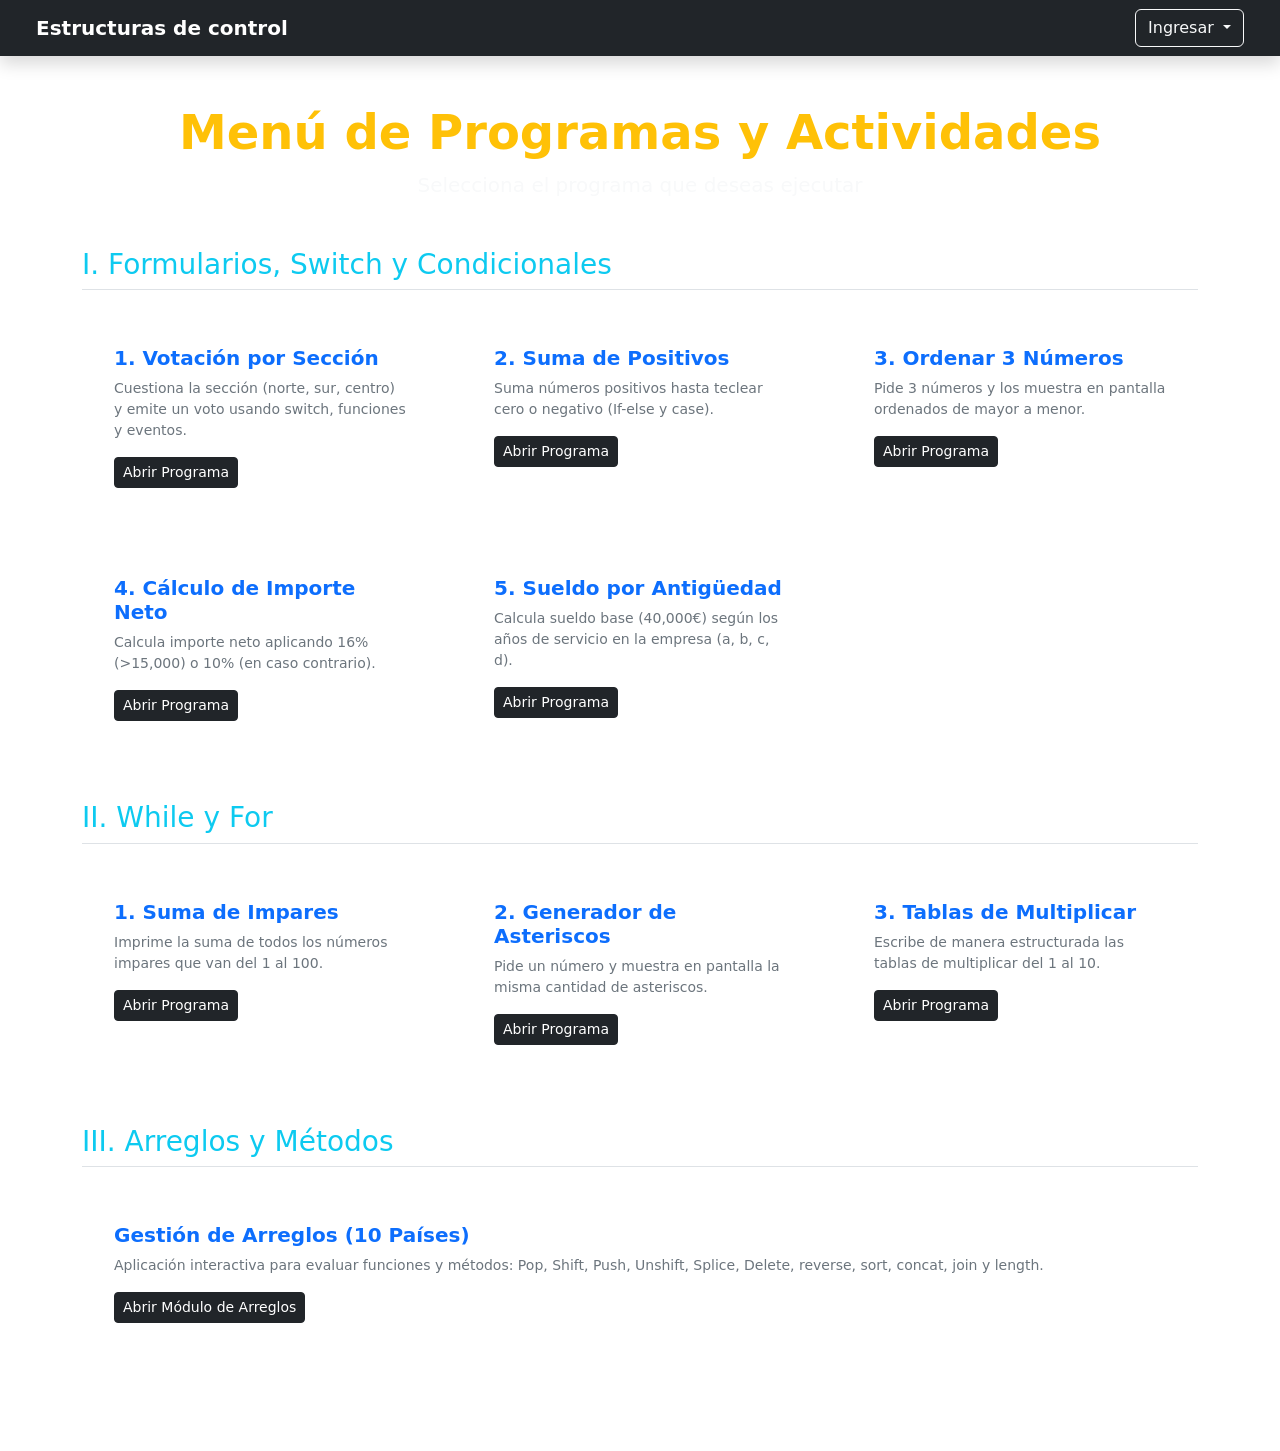
<file: index.html>
<!DOCTYPE html>
<html lang="es">
<head>
    <meta charset="UTF-8">
    <meta name="viewport" content="width=device-width, initial-scale=1.0">
    <title>Menú Principal - Programas Académicos</title>
    <link href="https://cdn.jsdelivr.net/npm/bootstrap@5.3.2/dist/css/bootstrap.min.css" rel="stylesheet">
    <link rel="stylesheet" href="css/style_index.css">
</head>
<body>

    <nav class="navbar navbar-expand-lg navbar-dark bg-dark px-4 shadow">
        <div class="container-fluid">
            <a class="navbar-brand fw-bold" href="#">Estructuras de control</a>
            <button class="navbar-toggler" type="button" data-bs-toggle="collapse" data-bs-target="#navbarNav">
                <span class="navbar-toggler-icon"></span>
            </button>
            <div class="collapse navbar-collapse justify-content-end" id="navbarNav">
                
                <div class="dropdown">
                    <button class="btn btn-outline-light dropdown-toggle" type="button" id="dropdownMenuButton" data-bs-toggle="dropdown" aria-expanded="false">
                        Ingresar
                    </button>
                    <ul class="dropdown-menu dropdown-menu-end p-3 shadow" style="width: 280px;" aria-labelledby="dropdownMenuButton">
                        <form id="formIngreso">
                            <h6 class="dropdown-header text-center fw-bold text-dark">Iniciar Sesión</h6>
                            <div class="mb-2">
                                <label for="user" class="form-label small text-muted">Usuario</label>
                                <input type="text" class="form-control form-control-sm" id="user" required>
                            </div>
                            <div class="mb-3">
                                <label for="pass" class="form-label small text-muted">Contraseña</label>
                                <input type="password" class="form-control form-control-sm" id="pass" required>
                            </div>
                            <div class="d-grid">
                                <button type="submit" class="btn btn-primary btn-sm">Entrar</button>
                            </div>
                        </form>
                    </ul>
                </div>
            </div>
        </div>
    </nav>

    <div class="container py-5">
        <header class="text-center mb-5">
            <h1 class="display-5 fw-bold text-warning">Menú de Programas y Actividades</h1>
            <p class="lead text-light">Selecciona el programa que deseas ejecutar</p>
        </header>

        <!-- BLOQUE I -->
        <h3 class="text-info border-bottom pb-2 mb-4">I. Formularios, Switch y Condicionales</h3>
        <div class="row row-cols-1 row-cols-md-3 g-4 mb-5">
            <div class="col">
                <div class="card card-menu h-100 p-3 rounded-4 border-0">
                    <div class="card-body">
                        <h5 class="card-title fw-bold text-primary">1. Votación por Sección</h5>
                        <p class="card-text small text-secondary">Cuestiona la sección (norte, sur, centro) y emite un voto usando switch, funciones y eventos.</p>
                        <a href="html/vot_seccion.html" class="btn btn-sm btn-dark">Abrir Programa</a>
                    </div>
                </div>
            </div>
            <div class="col">
                <div class="card card-menu h-100 p-3 rounded-4 border-0">
                    <div class="card-body">
                        <h5 class="card-title fw-bold text-primary">2. Suma de Positivos</h5>
                        <p class="card-text small text-secondary">Suma números positivos hasta teclear cero o negativo (If-else y case).</p>
                        <a href="html/suma_pos.html" class="btn btn-sm btn-dark">Abrir Programa</a>
                    </div>
                </div>
            </div>
            <div class="col">
                <div class="card card-menu h-100 p-3 rounded-4 border-0">
                    <div class="card-body">
                        <h5 class="card-title fw-bold text-primary">3. Ordenar 3 Números</h5>
                        <p class="card-text small text-secondary">Pide 3 números y los muestra en pantalla ordenados de mayor a menor.</p>
                        <a href="html/ordenar_numeros.html" class="btn btn-sm btn-dark">Abrir Programa</a>
                    </div>
                </div>
            </div>
            <div class="col">
                <div class="card card-menu h-100 p-3 rounded-4 border-0">
                    <div class="card-body">
                        <h5 class="card-title fw-bold text-primary">4. Cálculo de Importe Neto</h5>
                        <p class="card-text small text-secondary">Calcula importe neto aplicando 16% (>15,000) o 10% (en caso contrario).</p>
                        <a href="./html/importe.html" class="btn btn-sm btn-dark">Abrir Programa</a>
                    </div>
                </div>
            </div>
            <div class="col">
                <div class="card card-menu h-100 p-3 rounded-4 border-0">
                    <div class="card-body">
                        <h5 class="card-title fw-bold text-primary">5. Sueldo por Antigüedad</h5>
                        <p class="card-text small text-secondary">Calcula sueldo base (40,000€) según los años de servicio en la empresa (a, b, c, d).</p>
                        <a href="./html/ambiguedad_sueldo.html" class="btn btn-sm btn-dark">Abrir Programa</a>
                    </div>
                </div>
            </div>
        </div>

        <h3 class="text-info border-bottom pb-2 mb-4">II. While y For</h3>
        <div class="row row-cols-1 row-cols-md-3 g-4 mb-5">
            <div class="col">
                <div class="card card-menu h-100 p-3 rounded-4 border-0">
                    <div class="card-body">
                        <h5 class="card-title fw-bold text-primary">1. Suma de Impares</h5>
                        <p class="card-text small text-secondary">Imprime la suma de todos los números impares que van del 1 al 100.</p>
                        <a href="./html/suma_impares.html" class="btn btn-sm btn-dark">Abrir Programa</a>
                    </div>
                </div>
            </div>
            <div class="col">
                <div class="card card-menu h-100 p-3 rounded-4 border-0">
                    <div class="card-body">
                        <h5 class="card-title fw-bold text-primary">2. Generador de Asteriscos</h5>
                        <p class="card-text small text-secondary">Pide un número y muestra en pantalla la misma cantidad de asteriscos.</p>
                        <a href="./html/asteriscos.html" class="btn btn-sm btn-dark">Abrir Programa</a>
                    </div>
                </div>
            </div>
            <div class="col">
                <div class="card card-menu h-100 p-3 rounded-4 border-0">
                    <div class="card-body">
                        <h5 class="card-title fw-bold text-primary">3. Tablas de Multiplicar</h5>
                        <p class="card-text small text-secondary">Escribe de manera estructurada las tablas de multiplicar del 1 al 10.</p>
                        <a href="./html/tabla_multiplicar.html" class="btn btn-sm btn-dark">Abrir Programa</a>
                    </div>
                </div>
            </div>
        </div>

        <h3 class="text-info border-bottom pb-2 mb-4">III. Arreglos y Métodos</h3>
        <div class="row row-cols-1 row-cols-md-1 g-4 mb-5">
            <div class="col">
                <div class="card card-menu h-100 p-3 rounded-4 border-0">
                    <div class="card-body">
                        <h5 class="card-title fw-bold text-primary">Gestión de Arreglos (10 Países)</h5>
                        <p class="card-text small text-secondary">Aplicación interactiva para evaluar funciones y métodos: Pop, Shift, Push, Unshift, Splice, Delete, reverse, sort, concat, join y length.</p>
                        <a href="./html/arreglos_paises.html" class="btn btn-sm btn-dark">Abrir Módulo de Arreglos</a>
                    </div>
                </div>
            </div>
        </div>
    </div>

    <script src="https://cdn.jsdelivr.net/npm/bootstrap@5.3.2/dist/js/bootstrap.bundle.min.js"></script>
    <script>
        document.getElementById("formIngreso").addEventListener("submit", function(e) {
            e.preventDefault();
            alert("¡Formulario de ingreso validado correctamente!");
        });
    </script>
</body>
</html>
</file>
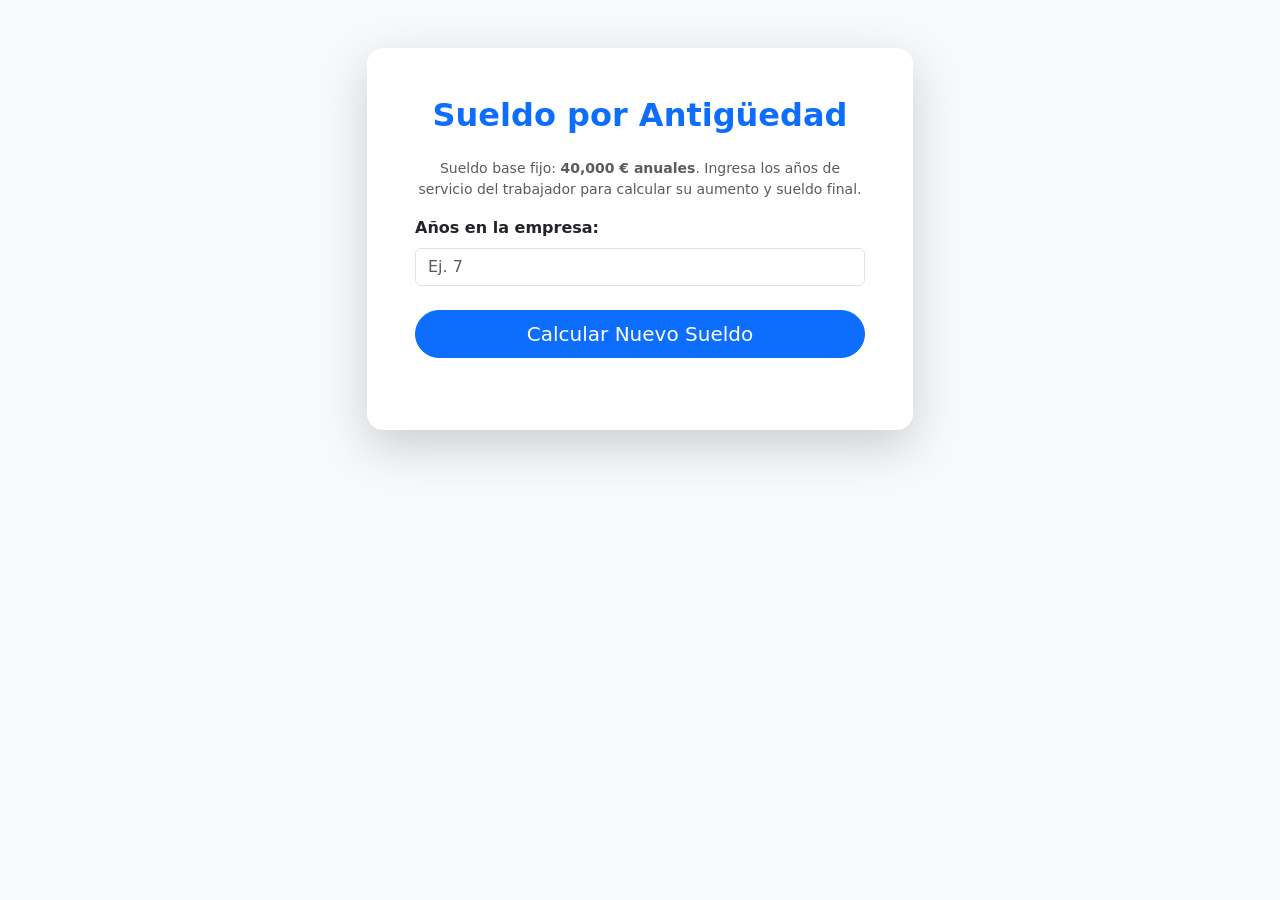
<file: html/ambiguedad_sueldo.html>
<!DOCTYPE html>
<html lang="es">
<head>
    <meta charset="UTF-8">
    <meta name="viewport" content="width=device-width, initial-scale=1.0">
    <title>Cálculo de Sueldo por Antigüedad</title>
    <!-- Bootstrap 5 CSS -->
    <link href="https://cdn.jsdelivr.net/npm/bootstrap@5.3.2/dist/css/bootstrap.min.css" rel="stylesheet">
</head>
<body class="bg-light">

    <div class="container mt-5">
        <div class="row justify-content-center">
            <div class="col-md-6">
                <div class="card shadow-lg border-0 rounded-4">
                    <div class="card-body p-5">
                        <h2 class="text-center mb-4 text-primary fw-bold">Sueldo por Antigüedad</h2>
                        <p class="text-muted small text-center">Sueldo base fijo: <strong>40,000 € anuales</strong>. Ingresa los años de servicio del trabajador para calcular su aumento y sueldo final.</p>
                        
                        <!-- Formulario de captura -->
                        <form id="formSueldo">
                            <div class="mb-4">
                                <label for="aniosServicio" class="form-label fw-semibold">Años en la empresa:</label>
                                <input type="number" step="any" min="0" class="form-control" id="aniosServicio" placeholder="Ej. 7" required>
                            </div>

                            <div class="d-grid">
                                <button type="submit" class="btn btn-primary btn-lg rounded-pill">Calcular Nuevo Sueldo</button>
                            </div>
                        </form>

                        <!-- Área de Resultados -->
                        <div id="resultadoSueldo" class="mt-4"></div>
                    </div>
                </div>
            </div>
        </div>
    </div>

    <!-- Bootstrap 5 JS Bundle -->
    <script src="https://cdn.jsdelivr.net/npm/bootstrap@5.3.2/dist/js/bootstrap.bundle.min.js"></script>
    
    <!-- Conexión al archivo JavaScript externo -->
    <script src="../js/ambiguedad_sueldo.js"></script>
</body>
</html>
</file>
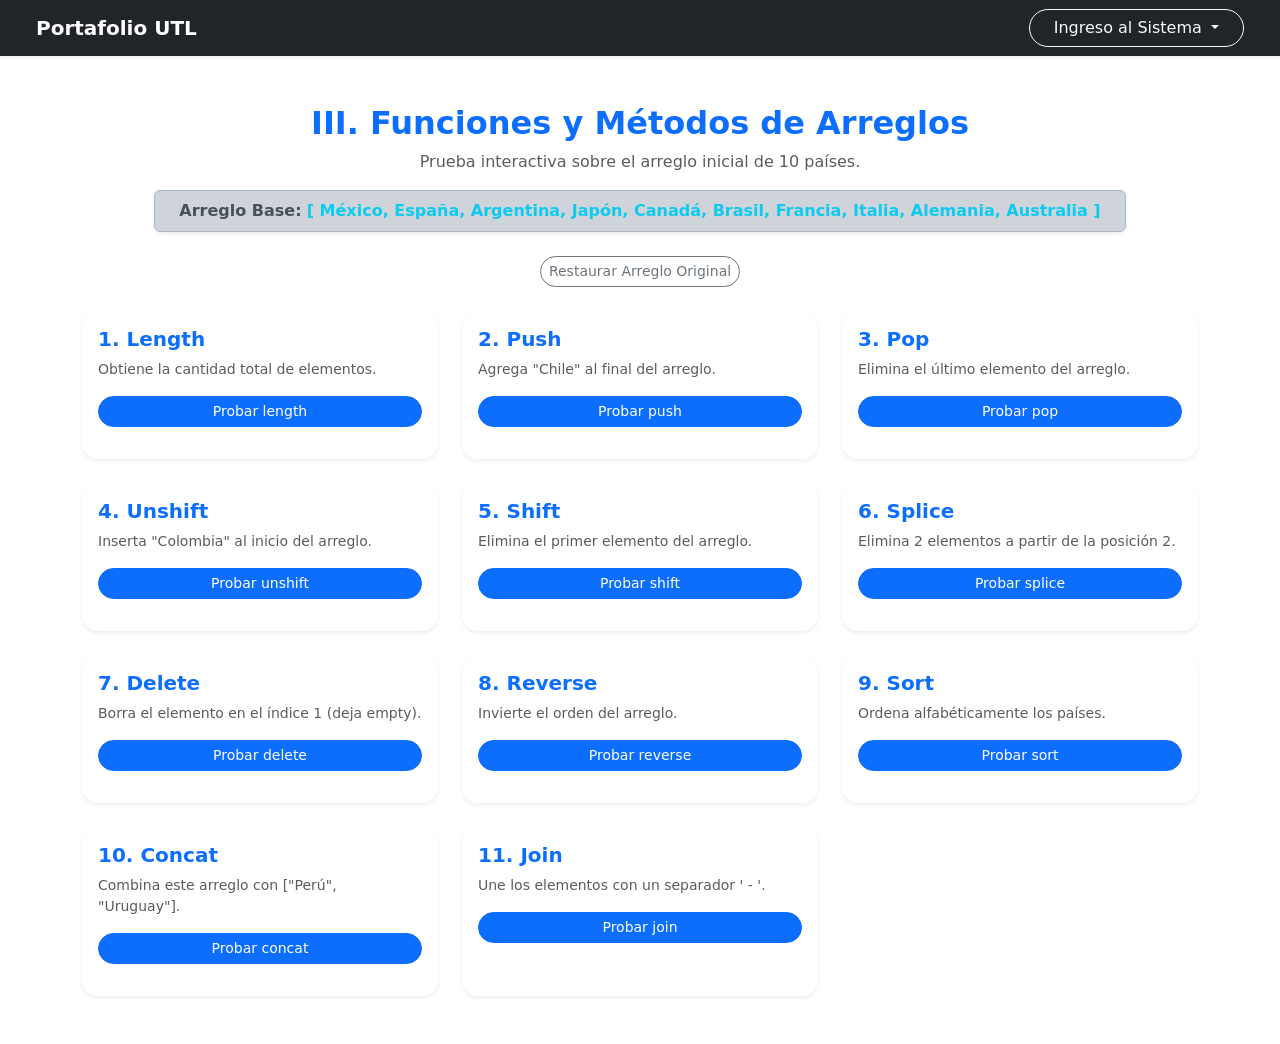
<file: html/arreglos_paises.html>
<!DOCTYPE html>
<html lang="es">
<head>
    <meta charset="UTF-8">
    <meta name="viewport" content="width=device-width, initial-scale=1.0">
    <title>Módulo de Arreglos y Login Desplegable</title>
    <!-- Bootstrap 5 CSS -->
    <link href="https://cdn.jsdelivr.net/npm/bootstrap@5.3.2/dist/css/bootstrap.min.css" rel="stylesheet">
    <link rel="stylesheet" href="../css/style_index.css">
</head>
<body>

    <nav class="navbar navbar-expand-lg navbar-dark bg-dark px-4 shadow-sm">
        <div class="container-fluid">
            <a class="navbar-brand fw-bold" href="#">Portafolio UTL</a>
            
            <div class="ms-auto">
                <div class="dropdown">
                    <button class="btn btn-outline-light dropdown-toggle rounded-pill px-4" type="button" id="btnDropdownLogin" data-bs-toggle="dropdown" aria-expanded="false">
                        Ingreso al Sistema
                    </button>
                    
                    <ul class="dropdown-menu dropdown-menu-end p-4 shadow-lg rounded-4 mt-2" style="width: 290px;" aria-labelledby="btnDropdownLogin">
                        <form id="formIngreso">
                            <h5 class="text-center fw-bold text-primary mb-3">Iniciar Sesión</h5>
                            
                            <div class="mb-3">
                                <label for="usuario" class="form-label small fw-semibold">Usuario:</label>
                                <input type="text" class="form-control form-control-sm" id="usuario" placeholder="Usuario UTL" required>
                            </div>

                            <div class="mb-3">
                                <label for="password" class="form-label small fw-semibold">Contraseña:</label>
                                <input type="password" class="form-control form-control-sm" id="password" placeholder="••••••••" required>
                            </div>

                            <div class="d-grid">
                                <button type="submit" class="btn btn-primary btn-sm rounded-pill">Entrar</button>
                            </div>
                        </form>
                        
                        <div id="resultadoLogin" class="mt-3"></div>
                    </ul>
                </div>
            </div>
        </div>
    </nav>
    <div class="container py-5">
        <div class="text-center mb-4">
            <h2 class="text-primary fw-bold">III. Funciones y Métodos de Arreglos</h2>
            <p class="text-muted">Prueba interactiva sobre el arreglo inicial de 10 países.</p>
            
            <div class="alert alert-dark d-inline-block px-4 py-2 shadow-sm">
                <strong>Arreglo Base:</strong> <span id="arrayBaseDisplay" class="text-info fw-bold"></span>
            </div>
            
            <div class="mt-2">
                <button id="btnRestaurar" class="btn btn-outline-secondary btn-sm rounded-pill">Restaurar Arreglo Original</button>
            </div>
        </div>

        <div class="row g-4">

            <!-- 1. Length -->
            <div class="col-md-4">
                <div class="card card-metodo shadow-sm border-0 h-100 rounded-4">
                    <div class="card-body">
                        <h5 class="card-title text-primary fw-bold">1. Length</h5>
                        <p class="card-text small text-muted">Obtiene la cantidad total de elementos.</p>
                        <button onclick="ejecutarLength()" class="btn btn-sm btn-primary w-100 rounded-pill">Probar length</button>
                        <div id="resLength" class="mt-3 small fw-bold text-dark"></div>
                    </div>
                </div>
            </div>

            <!-- 2. Push -->
            <div class="col-md-4">
                <div class="card card-metodo shadow-sm border-0 h-100 rounded-4">
                    <div class="card-body">
                        <h5 class="card-title text-primary fw-bold">2. Push</h5>
                        <p class="card-text small text-muted">Agrega "Chile" al final del arreglo.</p>
                        <button onclick="ejecutarPush()" class="btn btn-sm btn-primary w-100 rounded-pill">Probar push</button>
                        <div id="resPush" class="mt-3 small fw-bold text-dark"></div>
                    </div>
                </div>
            </div>

            <!-- 3. Pop -->
            <div class="col-md-4">
                <div class="card card-metodo shadow-sm border-0 h-100 rounded-4">
                    <div class="card-body">
                        <h5 class="card-title text-primary fw-bold">3. Pop</h5>
                        <p class="card-text small text-muted">Elimina el último elemento del arreglo.</p>
                        <button onclick="ejecutarPop()" class="btn btn-sm btn-primary w-100 rounded-pill">Probar pop</button>
                        <div id="resPop" class="mt-3 small fw-bold text-dark"></div>
                    </div>
                </div>
            </div>

            <!-- 4. Unshift -->
            <div class="col-md-4">
                <div class="card card-metodo shadow-sm border-0 h-100 rounded-4">
                    <div class="card-body">
                        <h5 class="card-title text-primary fw-bold">4. Unshift</h5>
                        <p class="card-text small text-muted">Inserta "Colombia" al inicio del arreglo.</p>
                        <button onclick="ejecutarUnshift()" class="btn btn-sm btn-primary w-100 rounded-pill">Probar unshift</button>
                        <div id="resUnshift" class="mt-3 small fw-bold text-dark"></div>
                    </div>
                </div>
            </div>

            <!-- 5. Shift -->
            <div class="col-md-4">
                <div class="card card-metodo shadow-sm border-0 h-100 rounded-4">
                    <div class="card-body">
                        <h5 class="card-title text-primary fw-bold">5. Shift</h5>
                        <p class="card-text small text-muted">Elimina el primer elemento del arreglo.</p>
                        <button onclick="ejecutarShift()" class="btn btn-sm btn-primary w-100 rounded-pill">Probar shift</button>
                        <div id="resShift" class="mt-3 small fw-bold text-dark"></div>
                    </div>
                </div>
            </div>

            <!-- 6. Splice -->
            <div class="col-md-4">
                <div class="card card-metodo shadow-sm border-0 h-100 rounded-4">
                    <div class="card-body">
                        <h5 class="card-title text-primary fw-bold">6. Splice</h5>
                        <p class="card-text small text-muted">Elimina 2 elementos a partir de la posición 2.</p>
                        <button onclick="ejecutarSplice()" class="btn btn-sm btn-primary w-100 rounded-pill">Probar splice</button>
                        <div id="resSplice" class="mt-3 small fw-bold text-dark"></div>
                    </div>
                </div>
            </div>

            <!-- 7. Delete -->
            <div class="col-md-4">
                <div class="card card-metodo shadow-sm border-0 h-100 rounded-4">
                    <div class="card-body">
                        <h5 class="card-title text-primary fw-bold">7. Delete</h5>
                        <p class="card-text small text-muted">Borra el elemento en el índice 1 (deja empty).</p>
                        <button onclick="ejecutarDelete()" class="btn btn-sm btn-primary w-100 rounded-pill">Probar delete</button>
                        <div id="resDelete" class="mt-3 small fw-bold text-dark"></div>
                    </div>
                </div>
            </div>

            <!-- 8. Reverse -->
            <div class="col-md-4">
                <div class="card card-metodo shadow-sm border-0 h-100 rounded-4">
                    <div class="card-body">
                        <h5 class="card-title text-primary fw-bold">8. Reverse</h5>
                        <p class="card-text small text-muted">Invierte el orden del arreglo.</p>
                        <button onclick="ejecutarReverse()" class="btn btn-sm btn-primary w-100 rounded-pill">Probar reverse</button>
                        <div id="resReverse" class="mt-3 small fw-bold text-dark"></div>
                    </div>
                </div>
            </div>

            <!-- 9. Sort -->
            <div class="col-md-4">
                <div class="card card-metodo shadow-sm border-0 h-100 rounded-4">
                    <div class="card-body">
                        <h5 class="card-title text-primary fw-bold">9. Sort</h5>
                        <p class="card-text small text-muted">Ordena alfabéticamente los países.</p>
                        <button onclick="ejecutarSort()" class="btn btn-sm btn-primary w-100 rounded-pill">Probar sort</button>
                        <div id="resSort" class="mt-3 small fw-bold text-dark"></div>
                    </div>
                </div>
            </div>

            <!-- 10. Concat -->
            <div class="col-md-4">
                <div class="card card-metodo shadow-sm border-0 h-100 rounded-4">
                    <div class="card-body">
                        <h5 class="card-title text-primary fw-bold">10. Concat</h5>
                        <p class="card-text small text-muted">Combina este arreglo con ["Perú", "Uruguay"].</p>
                        <button onclick="ejecutarConcat()" class="btn btn-sm btn-primary w-100 rounded-pill">Probar concat</button>
                        <div id="resConcat" class="mt-3 small fw-bold text-dark"></div>
                    </div>
                </div>
            </div>

            <!-- 11. Join -->
            <div class="col-md-4">
                <div class="card card-metodo shadow-sm border-0 h-100 rounded-4">
                    <div class="card-body">
                        <h5 class="card-title text-primary fw-bold">11. Join</h5>
                        <p class="card-text small text-muted">Une los elementos con un separador ' - '.</p>
                        <button onclick="ejecutarJoin()" class="btn btn-sm btn-primary w-100 rounded-pill">Probar join</button>
                        <div id="resJoin" class="mt-3 small fw-bold text-dark"></div>
                    </div>
                </div>
            </div>

        </div>
    </div>

    <script src="https://cdn.jsdelivr.net/npm/bootstrap@5.3.2/dist/js/bootstrap.bundle.min.js"></script>
    
    <script src="../js/arreglo_paises.js"></script>
</body>
</html>
</file>
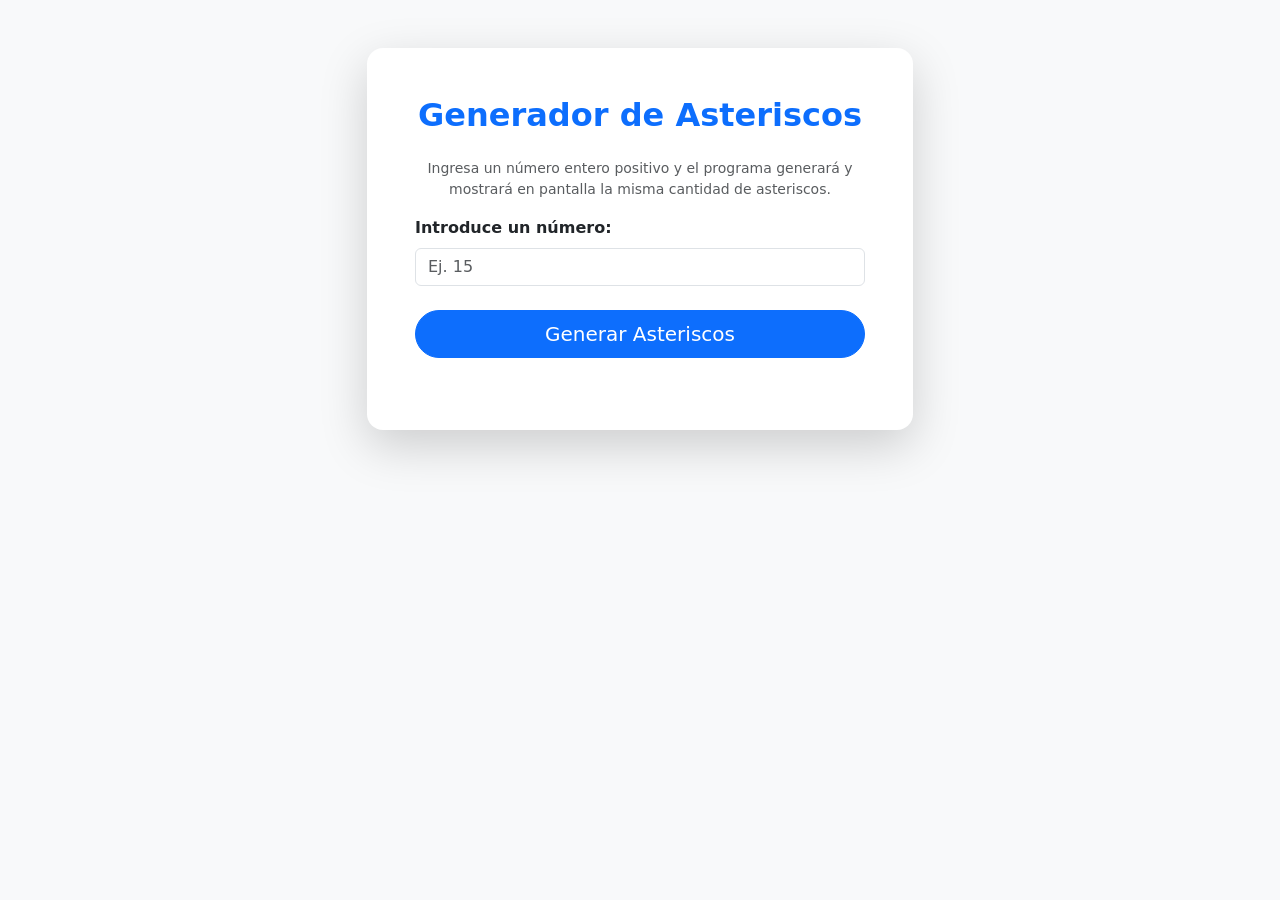
<file: html/asteriscos.html>
<!DOCTYPE html>
<html lang="es">
<head>
    <meta charset="UTF-8">
    <meta name="viewport" content="width=device-width, initial-scale=1.0">
    <title>Generador de Asteriscos</title>
    <!-- Bootstrap 5 CSS -->
    <link href="https://cdn.jsdelivr.net/npm/bootstrap@5.3.2/dist/css/bootstrap.min.css" rel="stylesheet">
</head>
<body class="bg-light">

    <div class="container mt-5">
        <div class="row justify-content-center">
            <div class="col-md-6">
                <div class="card shadow-lg border-0 rounded-4">
                    <div class="card-body p-5">
                        <h2 class="text-center mb-4 text-primary fw-bold">Generador de Asteriscos</h2>
                        <p class="text-muted small text-center">Ingresa un número entero positivo y el programa generará y mostrará en pantalla la misma cantidad de asteriscos.</p>
                        
                        <!-- Formulario de captura -->
                        <form id="formAsteriscos">
                            <div class="mb-4">
                                <label for="cantidadInput" class="form-label fw-semibold">Introduce un número:</label>
                                <input type="number" min="1" class="form-control" id="cantidadInput" placeholder="Ej. 15" required>
                            </div>

                            <div class="d-grid">
                                <button type="submit" class="btn btn-primary btn-lg rounded-pill">Generar Asteriscos</button>
                            </div>
                        </form>

                        <!-- Área de Resultados -->
                        <div id="resultadoAsteriscos" class="mt-4"></div>
                    </div>
                </div>
            </div>
        </div>
    </div>

    <!-- Bootstrap 5 JS Bundle -->
    <script src="https://cdn.jsdelivr.net/npm/bootstrap@5.3.2/dist/js/bootstrap.bundle.min.js"></script>
    
    <!-- Conexión al archivo JavaScript externo -->
    <script src="../js/asteriscos.js"></script>
</body>
</html>
</file>
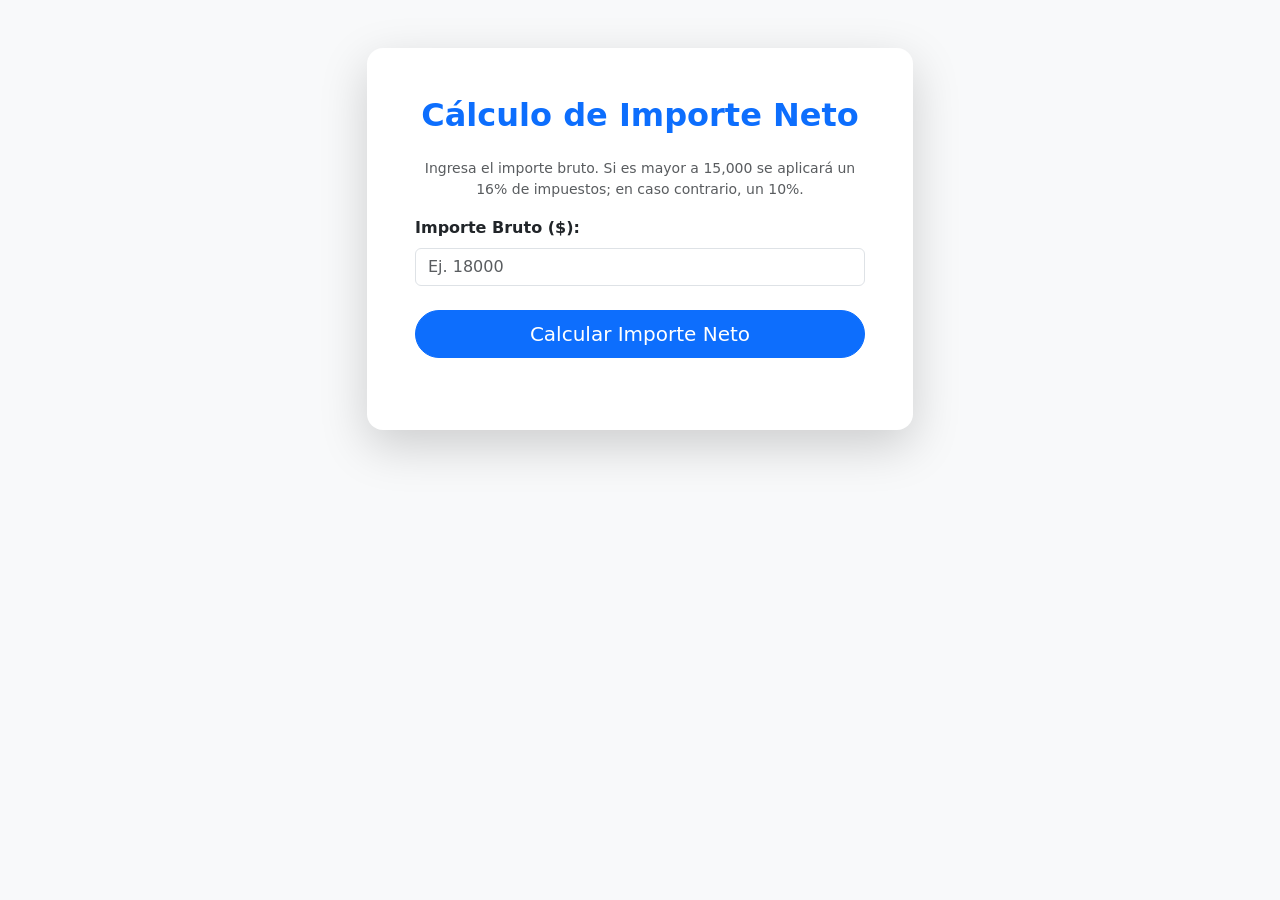
<file: html/importe.html>
<!DOCTYPE html>
<html lang="es">
<head>
    <meta charset="UTF-8">
    <meta name="viewport" content="width=device-width, initial-scale=1.0">
    <title>Cálculo de Importe Neto e Impuestos</title>
    <!-- Bootstrap 5 CSS -->
    <link href="https://cdn.jsdelivr.net/npm/bootstrap@5.3.2/dist/css/bootstrap.min.css" rel="stylesheet">
</head>
<body class="bg-light">

    <div class="container mt-5">
        <div class="row justify-content-center">
            <div class="col-md-6">
                <div class="card shadow-lg border-0 rounded-4">
                    <div class="card-body p-5">
                        <h2 class="text-center mb-4 text-primary fw-bold">Cálculo de Importe Neto</h2>
                        <p class="text-muted small text-center">Ingresa el importe bruto. Si es mayor a 15,000 se aplicará un 16% de impuestos; en caso contrario, un 10%.</p>
                        
                        <!-- Formulario de captura -->
                        <form id="formImporte">
                            <div class="mb-4">
                                <label for="importeBruto" class="form-label fw-semibold">Importe Bruto ($):</label>
                                <input type="number" step="any" class="form-control" id="importeBruto" placeholder="Ej. 18000" required>
                            </div>

                            <div class="d-grid">
                                <button type="submit" class="btn btn-primary btn-lg rounded-pill">Calcular Importe Neto</button>
                            </div>
                        </form>

                        <!-- Área de Resultados -->
                        <div id="resultadoImporte" class="mt-4"></div>
                    </div>
                </div>
            </div>
        </div>
    </div>

    <!-- Bootstrap 5 JS Bundle -->
    <script src="https://cdn.jsdelivr.net/npm/bootstrap@5.3.2/dist/js/bootstrap.bundle.min.js"></script>
    
    <!-- Conexión al archivo JavaScript externo -->
    <script src="../js/importe.js"></script>
</body>
</html>
</file>
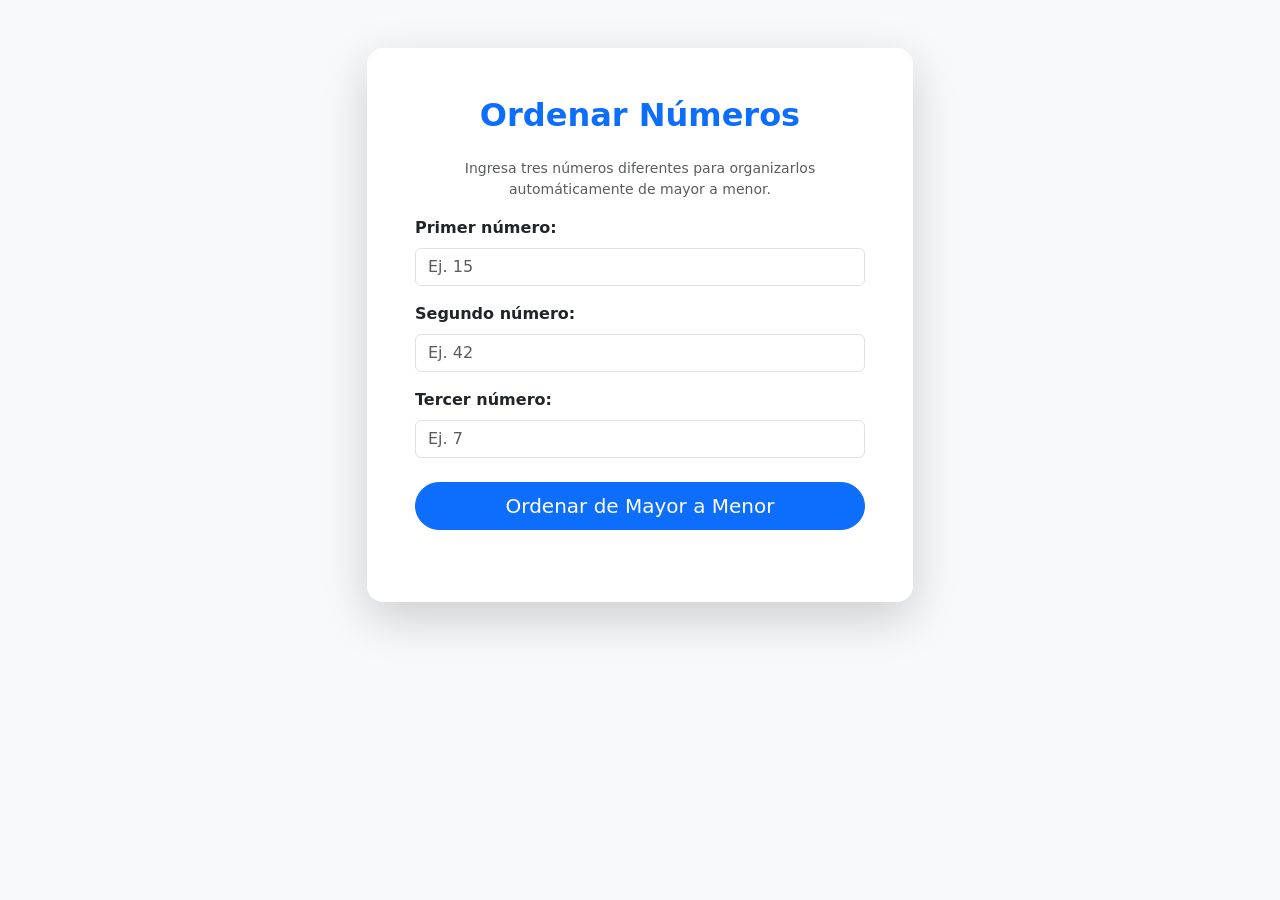
<file: html/ordenar_numeros.html>
<!DOCTYPE html>
<html lang="es">
<head>
    <meta charset="UTF-8">
    <meta name="viewport" content="width=device-width, initial-scale=1.0">
    <title>Ordenar 3 Números de Mayor a Menor</title>
    <!-- Bootstrap 5 CSS -->
    <link href="https://cdn.jsdelivr.net/npm/bootstrap@5.3.2/dist/css/bootstrap.min.css" rel="stylesheet">
</head>
<body class="bg-light">

    <div class="container mt-5">
        <div class="row justify-content-center">
            <div class="col-md-6">
                <div class="card shadow-lg border-0 rounded-4">
                    <div class="card-body p-5">
                        <h2 class="text-center mb-4 text-primary fw-bold">Ordenar Números</h2>
                        <p class="text-muted small text-center">Ingresa tres números diferentes para organizarlos automáticamente de mayor a menor.</p>
                        
                        <!-- Formulario de captura -->
                        <form id="formOrdenar">
                            <div class="mb-3">
                                <label for="num1" class="form-label fw-semibold">Primer número:</label>
                                <input type="number" step="any" class="form-control" id="num1" placeholder="Ej. 15" required>
                            </div>

                            <div class="mb-3">
                                <label for="num2" class="form-label fw-semibold">Segundo número:</label>
                                <input type="number" step="any" class="form-control" id="num2" placeholder="Ej. 42" required>
                            </div>

                            <div class="mb-4">
                                <label for="num3" class="form-label fw-semibold">Tercer número:</label>
                                <input type="number" step="any" class="form-control" id="num3" placeholder="Ej. 7" required>
                            </div>

                            <div class="d-grid">
                                <button type="submit" class="btn btn-primary btn-lg rounded-pill">Ordenar de Mayor a Menor</button>
                            </div>
                        </form>

                        <!-- Área de Resultados -->
                        <div id="resultadoOrden" class="mt-4"></div>
                    </div>
                </div>
            </div>
        </div>
    </div>
    
    <script src="https://cdn.jsdelivr.net/npm/bootstrap@5.3.2/dist/js/bootstrap.bundle.min.js"></script>
    
    <script src="../js/ordenar_numeros.js"></script>
</body>
</html>
</file>
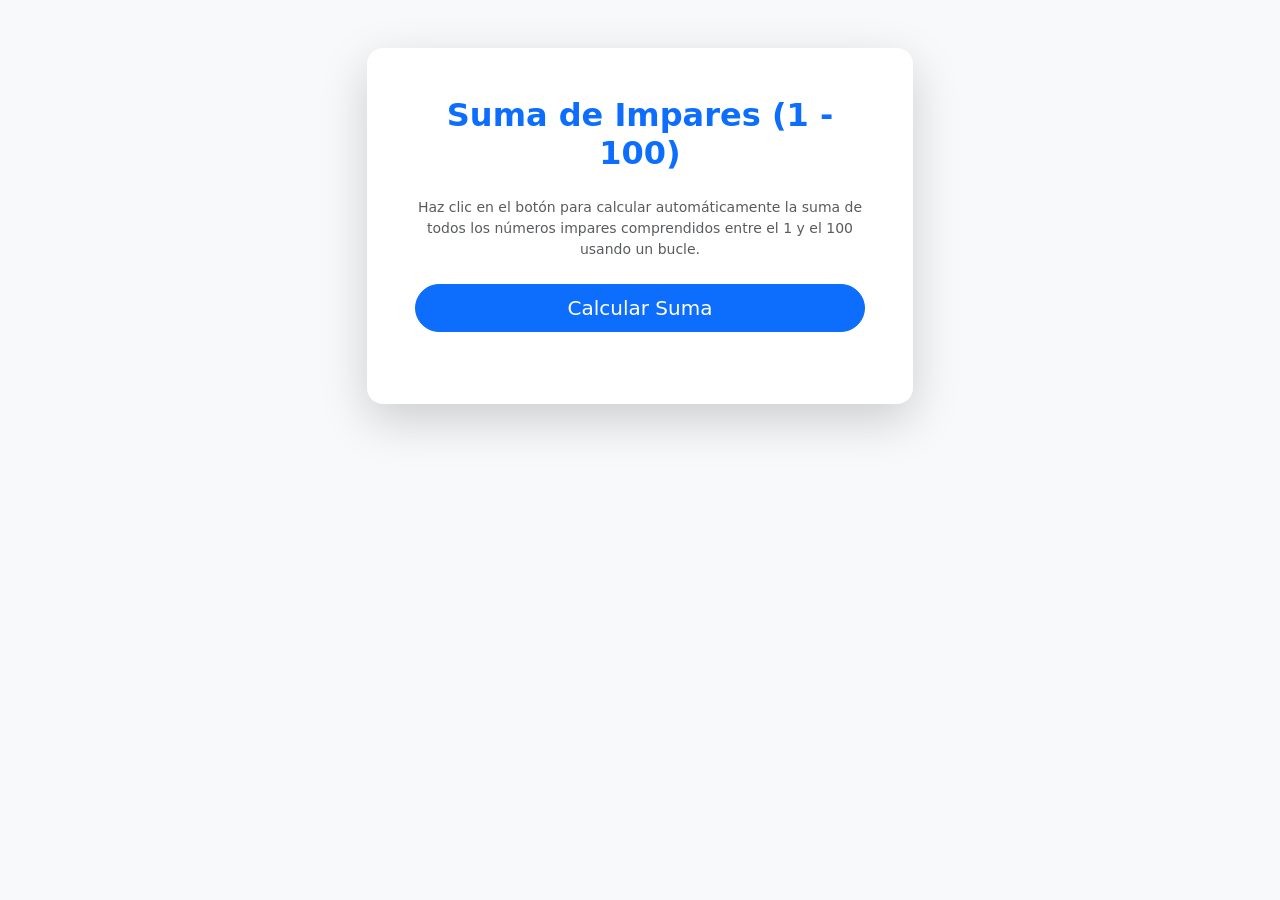
<file: html/suma_impares.html>
<!DOCTYPE html>
<html lang="es">
<head>
    <meta charset="UTF-8">
    <meta name="viewport" content="width=device-width, initial-scale=1.0">
    <title>Suma de Números Impares (1 al 100)</title>
    <!-- Bootstrap 5 CSS -->
    <link href="https://cdn.jsdelivr.net/npm/bootstrap@5.3.2/dist/css/bootstrap.min.css" rel="stylesheet">
</head>
<body class="bg-light">

    <div class="container mt-5">
        <div class="row justify-content-center">
            <div class="col-md-6">
                <div class="card shadow-lg border-0 rounded-4">
                    <div class="card-body p-5 text-center">
                        <h2 class="mb-4 text-primary fw-bold">Suma de Impares (1 - 100)</h2>
                        <p class="text-muted small mb-4">Haz clic en el botón para calcular automáticamente la suma de todos los números impares comprendidos entre el 1 y el 100 usando un bucle.</p>
                        
                        <!-- Botón de ejecución -->
                        <div class="d-grid mb-4">
                            <button id="btnCalcular" class="btn btn-primary btn-lg rounded-pill">Calcular Suma</button>
                        </div>

                        <!-- Área de Resultados -->
                        <div id="resultadoImpares"></div>
                    </div>
                </div>
            </div>
        </div>
    </div>

    <!-- Bootstrap 5 JS Bundle -->
    <script src="https://cdn.jsdelivr.net/npm/bootstrap@5.3.2/dist/js/bootstrap.bundle.min.js"></script>
    
    <!-- Conexión al archivo JavaScript externo -->
    <script src="../js/suma_impares.js"></script>
</body>
</html>
</file>
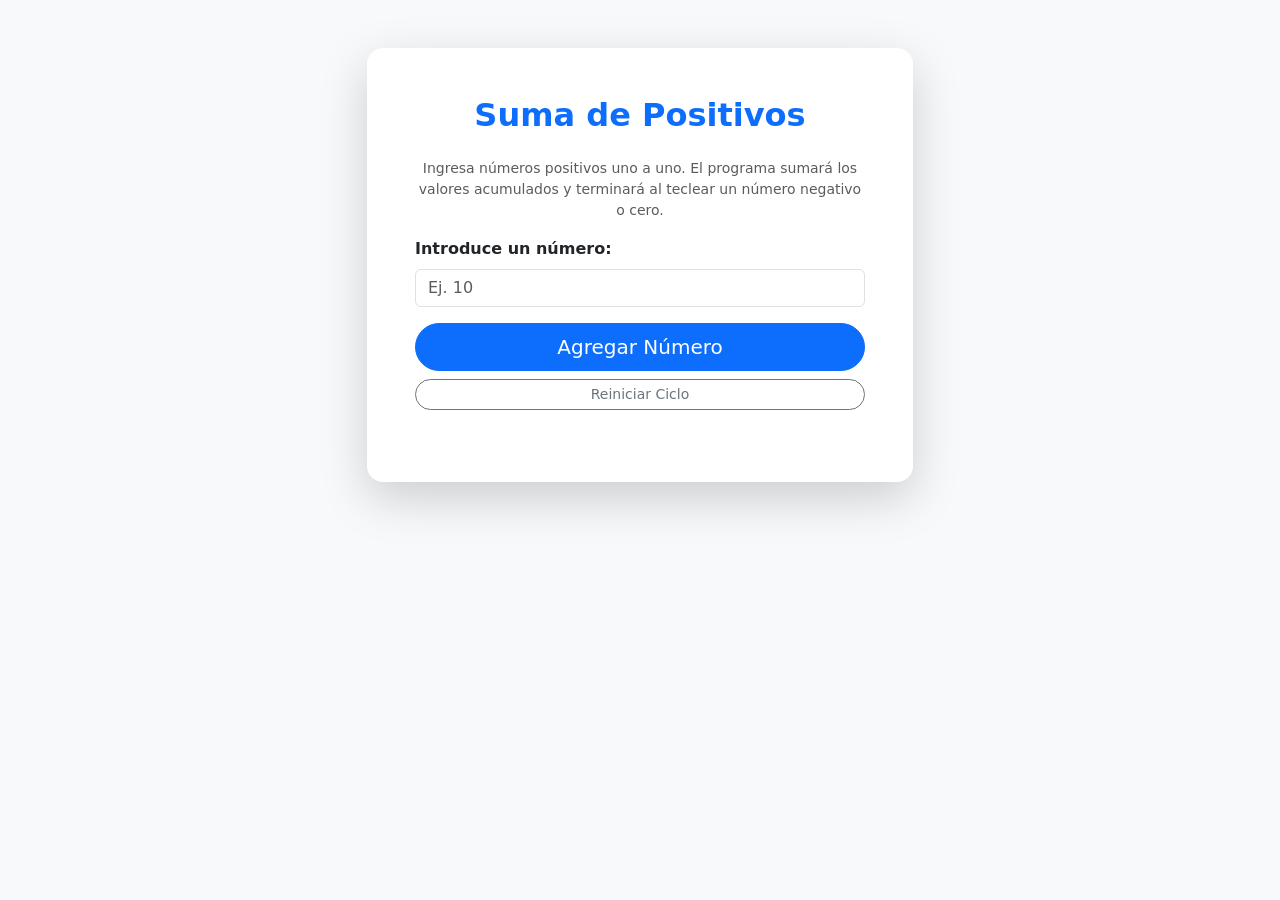
<file: html/suma_pos.html>
<!DOCTYPE html>
<html lang="es">
<head>
    <meta charset="UTF-8">
    <meta name="viewport" content="width=device-width, initial-scale=1.0">
    <title>Suma de Números Positivos</title>
    <link href="https://cdn.jsdelivr.net/npm/bootstrap@5.3.2/dist/css/bootstrap.min.css" rel="stylesheet">
</head>
<body class="bg-light">

    <div class="container mt-5">
        <div class="row justify-content-center">
            <div class="col-md-6">
                <div class="card shadow-lg border-0 rounded-4">
                    <div class="card-body p-5">
                        <h2 class="text-center mb-4 text-primary fw-bold">Suma de Positivos</h2>
                        <p class="text-muted small text-center">Ingresa números positivos uno a uno. El programa sumará los valores acumulados y terminará al teclear un número negativo o cero.</p>
                        
                        <!-- Formulario de captura -->
                        <form id="formSuma">
                            <div class="mb-3">
                                <label for="numeroInput" class="form-label fw-semibold">Introduce un número:</label>
                                <input type="number" step="any" class="form-control" id="numeroInput" placeholder="Ej. 10" required>
                            </div>

                            <div class="d-grid gap-2">
                                <button type="submit" class="btn btn-primary btn-lg rounded-pill">Agregar Número</button>
                                <button type="button" id="btnReiniciar" class="btn btn-outline-secondary btn-sm rounded-pill">Reiniciar Ciclo</button>
                            </div>
                        </form>

                        <!-- Área de Resultados / Alertas -->
                        <div id="resultadoSuma" class="mt-4"></div>
                    </div>
                </div>
            </div>
        </div>
    </div>

    <!-- Bootstrap 5 JS Bundle -->
    <script src="https://cdn.jsdelivr.net/npm/bootstrap@5.3.2/dist/js/bootstrap.bundle.min.js"></script>
    
    <!-- Conexión al archivo JavaScript externo -->
    <script src="../js/suma_pos.js"></script>
</body>
</html>
</file>
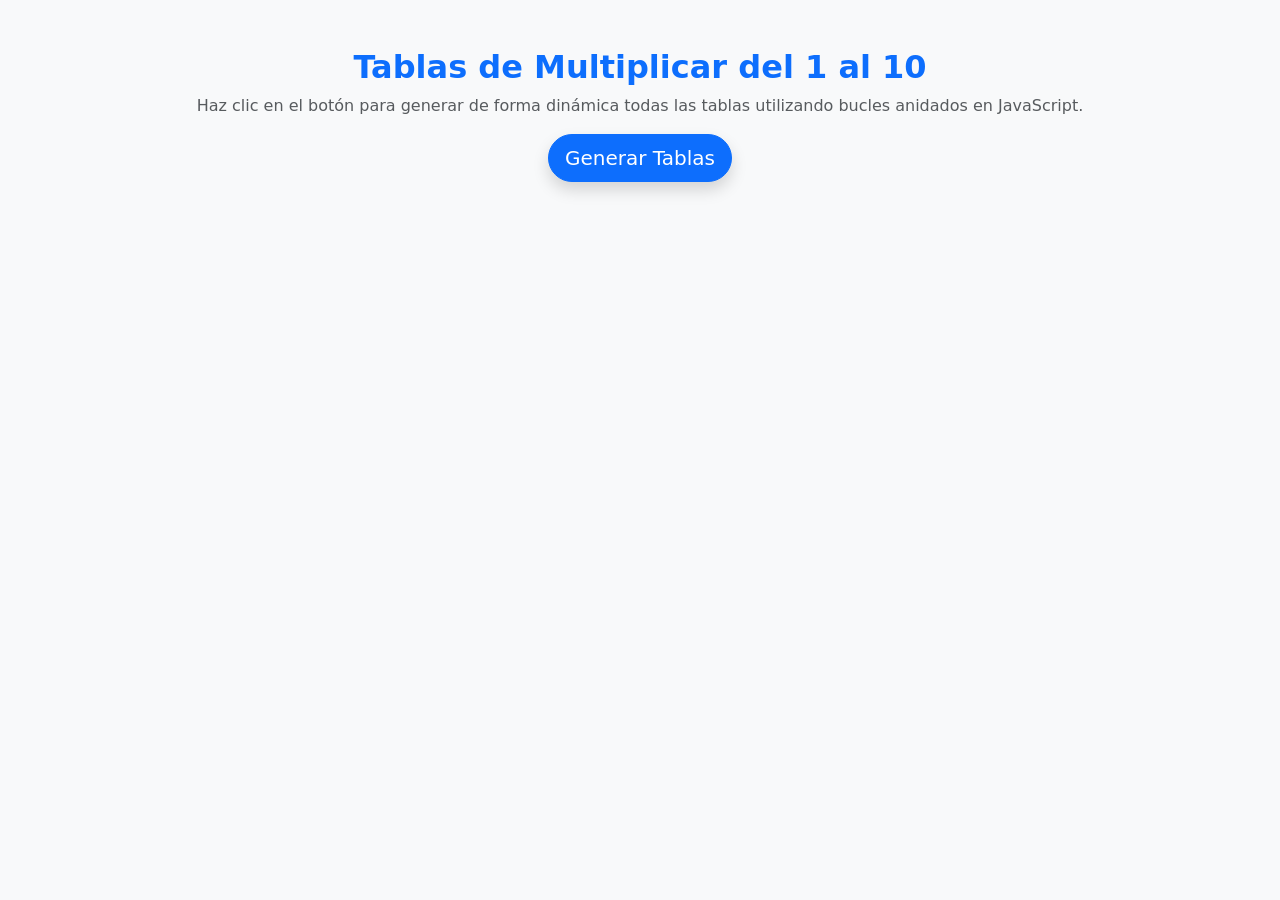
<file: html/tabla_multiplicar.html>
<!DOCTYPE html>
<html lang="es">
<head>
    <meta charset="UTF-8">
    <meta name="viewport" content="width=device-width, initial-scale=1.0">
    <title>Tablas de Multiplicar (1 al 10)</title>
    <!-- Bootstrap 5 CSS -->
    <link href="https://cdn.jsdelivr.net/npm/bootstrap@5.3.2/dist/css/bootstrap.min.css" rel="stylesheet">
</head>
<body class="bg-light">

    <div class="container py-5">
        <div class="text-center mb-5">
            <h2 class="text-primary fw-bold">Tablas de Multiplicar del 1 al 10</h2>
            <p class="text-muted">Haz clic en el botón para generar de forma dinámica todas las tablas utilizando bucles anidados en JavaScript.</p>
            <button id="btnGenerar" class="btn btn-primary btn-lg rounded-pill shadow">Generar Tablas</button>
        </div>

        <!-- Contenedor donde se mostrarán las tarjetas con las tablas -->
        <div id="contenedorTablas" class="row g-4"></div>
    </div>

    <!-- Bootstrap 5 JS Bundle -->
    <script src="https://cdn.jsdelivr.net/npm/bootstrap@5.3.2/dist/js/bootstrap.bundle.min.js"></script>
    
    <!-- Conexión al archivo JavaScript externo -->
    <script src="../js/tabla_ultiplicar.js"></script>
</body>
</html>
</file>
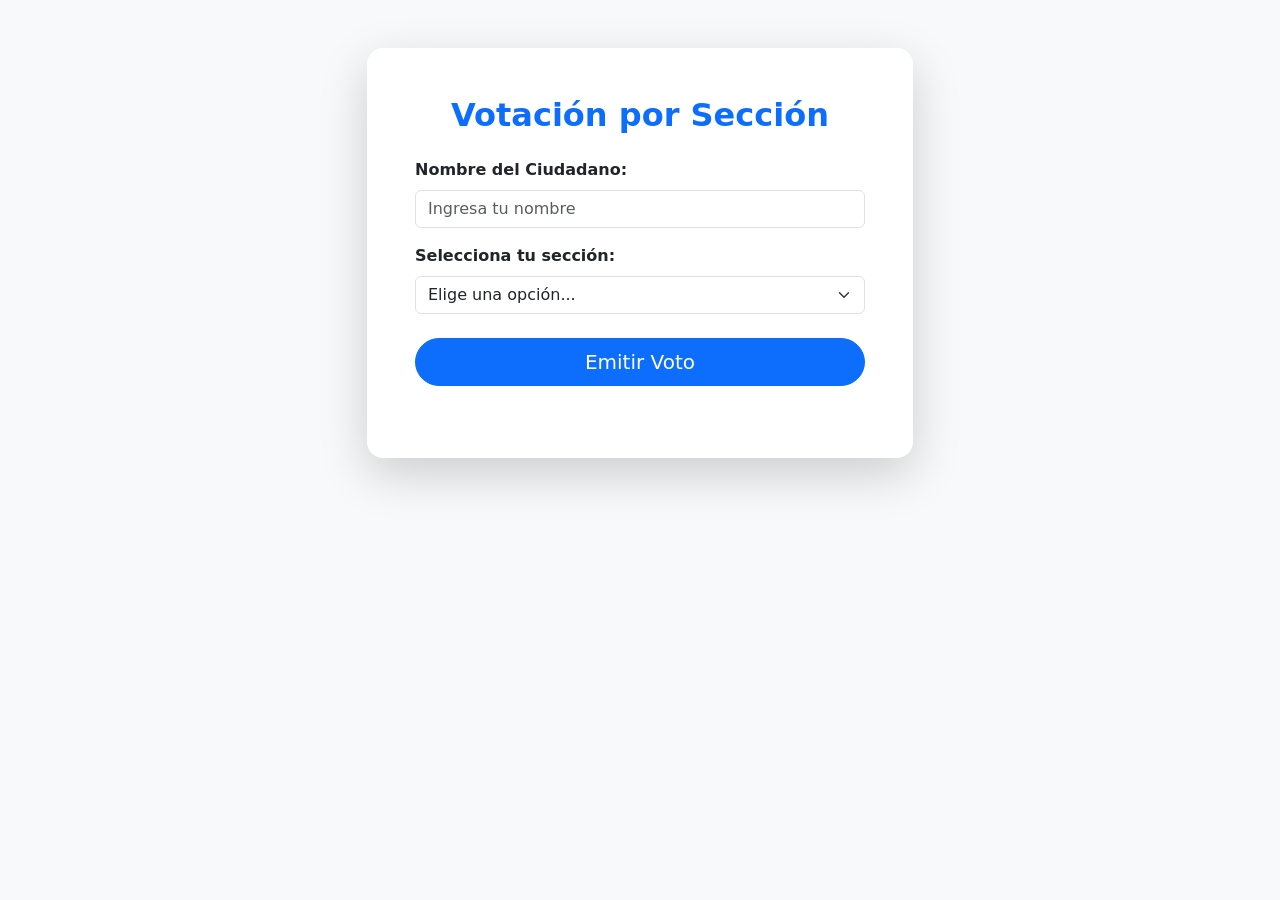
<file: html/vot_seccion.html>
<!DOCTYPE html>
<html lang="es">
<head>
    <meta charset="UTF-8">
    <meta name="viewport" content="width=device-width, initial-scale=1.0">
    <title>Sistema de Votación por Sección</title>

    <link href="https://cdn.jsdelivr.net/npm/bootstrap@5.3.2/dist/css/bootstrap.min.css" rel="stylesheet">
</head>
<body class="bg-light">

    <div class="container mt-5">
        <div class="row justify-content-center">
            <div class="col-md-6">
                <div class="card shadow-lg border-0 rounded-4">
                    <div class="card-body p-5">
                        <h2 class="text-center mb-4 text-primary fw-bold">Votación por Sección</h2>
                        <form id="formVotacion">
                            <div class="mb-3">
                                <label for="nombreUsuario" class="form-label fw-semibold">Nombre del Ciudadano:</label>
                                <input type="text" class="form-control" id="nombreUsuario" placeholder="Ingresa tu nombre" required>
                            </div>

                            <div class="mb-4">
                                <label for="seccionCiudad" class="form-label fw-semibold">Selecciona tu sección:</label>
                                <select class="form-select" id="seccionCiudad" required>
                                    <option value="" selected disabled>Elige una opción...</option>
                                    <option value="norte">Norte</option>
                                    <option value="sur">Sur</option>
                                    <option value="centro">Centro</option>
                                </select>
                            </div>

                            <div class="d-grid">
                                <button type="submit" class="btn btn-primary btn-lg rounded-pill">Emitir Voto</button>
                            </div>
                        </form>

                        <div id="resultadoVoto" class="mt-4"></div>
                    </div>
                </div>
            </div>
        </div>
    </div>

    <script src="https://cdn.jsdelivr.net/npm/bootstrap@5.3.2/dist/js/bootstrap.bundle.min.js"></script>
    
    <script src="../js/vot_seccion.js"></script>
</body>
</html>
</file>
<file: css/style_index.css>
body{
    min-height: 100vh;
    color: #fff;
}
.card-menu {
    transition: transform 0.2s, box-shadow 0.2s;
    background-color: rgba(255, 255, 255, 0.95);
     color: ##8D0DD7;
}
.card-menu:hover {
    transform: translateY(-5px);
    box-shadow: 0 10px 20px rgba(0,0,0,0.3);
}

.sueldo_ambiguedad {
    background-color: #f8f9fa;
}

.card-metodo {
    transition: transform 0.2s;
}

.card-metodo:hover {
    transform: translateY(-3px);
}
</file>
